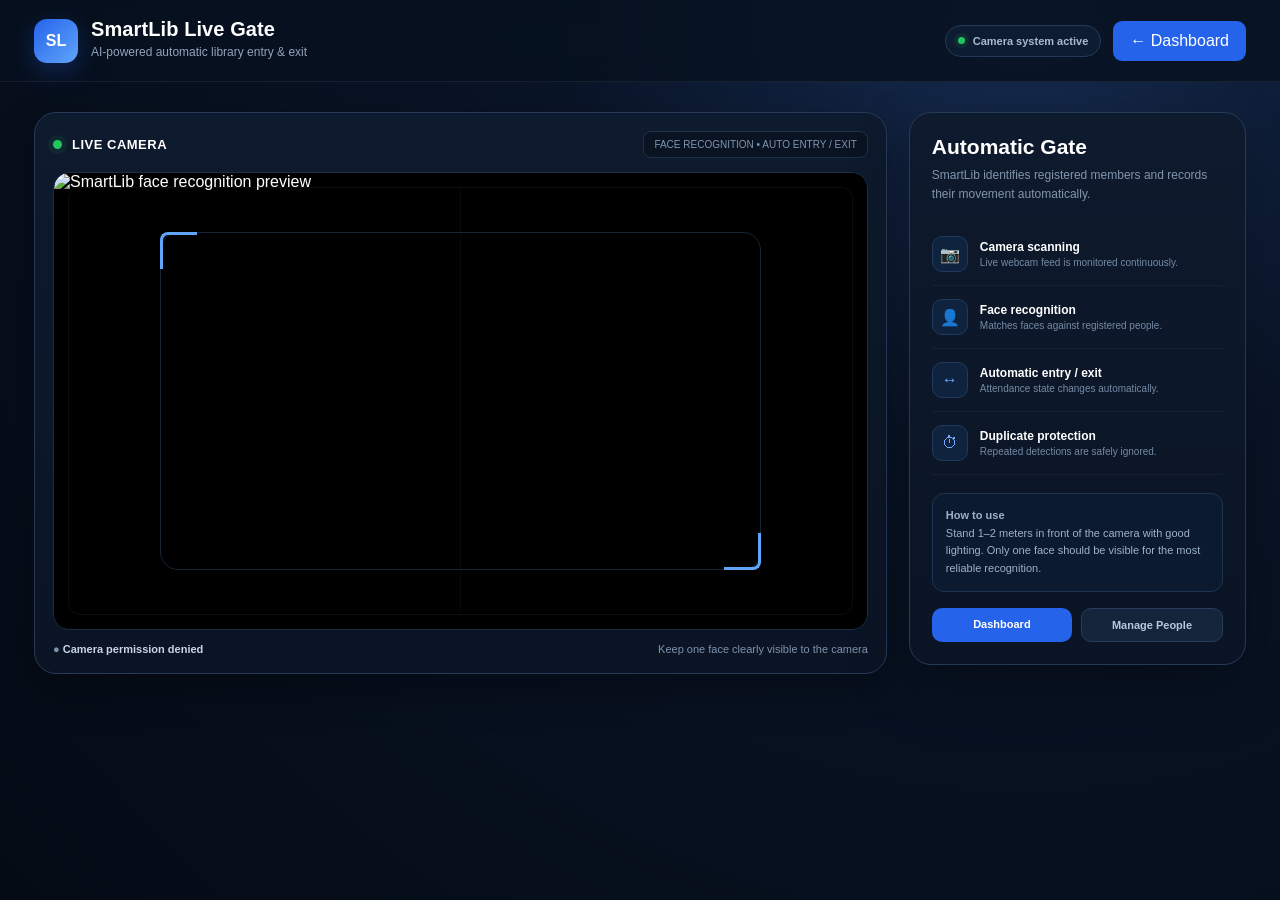
<file: templates/gate.html>
<!DOCTYPE html>
<html lang="en">
<head>
<meta charset="UTF-8">
<meta name="viewport" content="width=device-width,initial-scale=1">
<title>SmartLib • Live Gate</title>
<link rel="stylesheet" href="/static/css/style.css">
</head>
<body class="gate-page">
<header>
  <div class="gate-brand">
    <div class="gate-logo">SL</div>
    <div><h1>SmartLib Live Gate</h1><p>AI-powered automatic library entry & exit</p></div>
  </div>
  <div class="gate-header-right">
    <div class="gate-status"><i></i> Camera system active</div>
    <a href="/" class="gate-btn">← Dashboard</a>
  </div>
</header>
<main>
  <div class="gate-layout">
    <section class="camera-card">
      <div class="camera-toolbar">
        <div class="camera-title"><i></i> LIVE CAMERA</div>
        <div class="camera-meta">FACE RECOGNITION • AUTO ENTRY / EXIT</div>
      </div>
      <div class="camera-frame">
        <video id="cameraVideo" autoplay playsinline muted></video>
        <img id="processedFrame" alt="SmartLib face recognition preview">
        <div class="scan-corners"></div>
      </div>
      <div class="camera-bottom">
        <span>● <strong id="scanStatus">Starting camera...</strong></span>
        <span>Keep one face clearly visible to the camera</span>
      </div>
    </section>

    <aside class="info-card">
      <h2>Automatic Gate</h2>
      <p class="info-sub">SmartLib identifies registered members and records their movement automatically.</p>

      <div class="gate-feature"><span class="ficon">📷</span><div><b>Camera scanning</b><small>Live webcam feed is monitored continuously.</small></div></div>
      <div class="gate-feature"><span class="ficon">👤</span><div><b>Face recognition</b><small>Matches faces against registered people.</small></div></div>
      <div class="gate-feature"><span class="ficon">↔</span><div><b>Automatic entry / exit</b><small>Attendance state changes automatically.</small></div></div>
      <div class="gate-feature"><span class="ficon">⏱</span><div><b>Duplicate protection</b><small>Repeated detections are safely ignored.</small></div></div>

      <div class="gate-note"><b>How to use</b><br>Stand 1–2 meters in front of the camera with good lighting. Only one face should be visible for the most reliable recognition.</div>
      <div class="gate-actions"><a class="gate-primary" href="/">Dashboard</a><a class="gate-secondary" href="/">Manage People</a></div>
    </aside>
  </div>
</main>
<script>
const video = document.getElementById('cameraVideo');
const processed = document.getElementById('processedFrame');
const scanStatus = document.getElementById('scanStatus');
const canvas = document.createElement('canvas');
const ctx = canvas.getContext('2d');
let stream = null;
let busy = false;

async function startCamera() {
  try {
    stream = await navigator.mediaDevices.getUserMedia({
      video: { width: { ideal: 960 }, height: { ideal: 540 }, facingMode: "user" },
      audio: false
    });
    video.srcObject = stream;
    scanStatus.textContent = "Scanning continuously";
    requestAnimationFrame(scanLoop);
  } catch (err) {
    scanStatus.textContent = "Camera permission denied";
    console.error(err);
  }
}

async function scanLoop() {
  if (!busy && video.readyState >= 2 && video.videoWidth) {
    busy = true;
    canvas.width = video.videoWidth;
    canvas.height = video.videoHeight;
    ctx.drawImage(video, 0, 0, canvas.width, canvas.height);
    canvas.toBlob(async blob => {
      try {
        const form = new FormData();
        form.append("frame", blob, "frame.jpg");
        const res = await fetch("/api/frame", { method: "POST", body: form });
        const data = await res.json();
        if (data.image) {
          processed.src = "data:image/jpeg;base64," + data.image;
        }
        scanStatus.textContent = data.status || "Scanning continuously";
      } catch (e) {
        console.error(e);
      } finally {
        busy = false;
      }
    }, "image/jpeg", 0.78);
  }
  setTimeout(() => requestAnimationFrame(scanLoop), 350);
}
startCamera();
</script>
</body>
</html>
</file>
<file: static/css/style.css>
*{box-sizing:border-box}body{margin:0;font-family:Inter,Segoe UI,Arial,sans-serif;background:#f5f7fb;color:#172033}button,a,input,select{font:inherit}.topbar{height:78px;background:#111827;color:white;padding:0 28px;display:flex;align-items:center;justify-content:space-between;border-bottom:1px solid #202b3e}.brand{display:flex;gap:12px;align-items:center}.logo{width:42px;height:42px;border-radius:12px;background:#2563eb;display:grid;place-items:center;font-weight:800}.brand h1{margin:0;font-size:21px}.brand p{margin:2px 0;color:#9aa8bd;font-size:12px}.top-actions{display:flex;gap:18px;align-items:center}.system{font-size:13px;color:#b8c3d3}.system i,.live-pill i{display:inline-block;width:7px;height:7px;background:#22c55e;border-radius:50%;margin-right:7px}.primary,.secondary,.ghost,.side{border:0;border-radius:10px;padding:11px 15px;cursor:pointer;text-decoration:none}.primary{background:#2563eb;color:#fff}.secondary{background:#e8eef8;color:#172033}.ghost{background:#fff;border:1px solid #dbe2ec;color:#46546a}.app-shell{display:flex;min-height:calc(100vh - 78px)}.sidebar{width:230px;background:#fff;border-right:1px solid #e3e8f0;padding:22px 14px;display:flex;flex-direction:column;gap:6px}.side{background:transparent;color:#596579;text-align:left;font-weight:600}.side:hover,.side.active{background:#edf3ff;color:#2563eb}.side span{margin-left:9px}.side-note{margin:35px 7px 0;padding:15px;background:#f4f7fb;border-radius:12px}.side-note b,.side-note small{display:block}.side-note small{color:#7a8799;line-height:1.5;margin-top:5px}main{max-width:1450px;width:100%;padding:32px}.page-head{display:flex;justify-content:space-between;align-items:center;margin-bottom:24px}.page-head h2{font-size:28px;margin:5px 0}.page-head p{margin:0;color:#7a8799}.eyebrow{font-size:11px;font-weight:800;letter-spacing:1.3px;color:#2563eb}.stat-grid{display:grid;grid-template-columns:repeat(5,1fr);gap:15px}.stat{background:#fff;border:1px solid #e2e7ef;border-radius:15px;padding:19px;position:relative;box-shadow:0 8px 25px #1b2b4307}.stat small{display:block;color:#7b8797;font-size:10px;font-weight:800;letter-spacing:.8px;margin-top:14px}.stat b{font-size:30px;display:block;margin:4px 0}.stat em{font-style:normal;color:#9aa5b5;font-size:11px}.icon{position:absolute;right:17px;top:16px;width:34px;height:34px;border-radius:10px;display:grid;place-items:center}.blue{background:#eaf2ff;color:#2563eb}.green{background:#eafaf0;color:#16a34a}.purple{background:#f2ecff;color:#7c3aed}.orange{background:#fff3e6;color:#ea580c}.red{background:#fff0f0;color:#dc2626}.quick-grid{display:grid;grid-template-columns:2fr 1fr;gap:15px;margin-top:18px}.hero-panel,.quick-panel,.panel{background:#fff;border:1px solid #e2e7ef;border-radius:15px;padding:22px;box-shadow:0 8px 25px #1b2b4307}.hero-panel{background:linear-gradient(110deg,#101b32,#182a4d);color:#fff;display:flex;justify-content:space-between;align-items:center;min-height:205px}.hero-panel h3{font-size:23px;margin:14px 0 7px}.hero-panel p{color:#b9c7db;max-width:580px;line-height:1.5}.hero-art{font-size:95px;opacity:.85;padding:20px}.hero-art span{font-size:13px;display:block;text-align:center;color:#93c5fd}.live-pill{font-size:10px;background:#233756;padding:6px 9px;border-radius:20px}.quick-panel h3{margin-top:0}.quick-panel button{display:block;width:100%;margin:10px 0;background:#f3f6fa;color:#334155;text-align:left}.analytics-grid{display:grid;grid-template-columns:2fr 1fr;gap:15px;margin-top:18px}.panel{margin-top:18px}.analytics-grid .panel{margin-top:0}.panel-head{display:flex;align-items:center;justify-content:space-between}.panel-head h3{margin:0}.panel-head span{font-size:10px;color:#9aa5b5}.text-btn{background:none;border:0;color:#2563eb;cursor:pointer}.bar-chart{height:180px;display:flex;align-items:end;gap:12px;padding:20px 10px 0}.bar-col{height:100%;flex:1;display:flex;flex-direction:column;justify-content:end;align-items:center}.bars{height:145px;width:70%;display:flex;gap:4px;align-items:end}.bars i{display:block;flex:1;min-height:2px;background:#2563eb;border-radius:5px 5px 0 0}.bars .exitbar{background:#a78bfa}.bar-col small{margin-top:8px;color:#8995a6;font-size:10px}.role-list{padding-top:14px}.role-row{margin:14px 0}.role-row>span{font-size:13px}.role-row>b{float:right}.role-row>div{clear:both;height:7px;background:#edf1f6;border-radius:10px;margin-top:7px}.role-row i{display:block;height:100%;background:#2563eb;border-radius:10px}.activity-row{display:flex;align-items:center;gap:12px;padding:13px 0;border-bottom:1px solid #edf0f4}.activity-row:last-child{border-bottom:0}.avatar{width:34px;height:34px;border-radius:50%;background:#eaf2ff;color:#2563eb;display:grid;place-items:center;font-weight:800}.activity-row div{flex:1}.activity-row small{display:block;color:#929dae;margin-top:3px}.action{font-size:10px;font-weight:800;border-radius:20px;padding:6px 9px}.action.entry{background:#e8f8ee;color:#159447}.action.exit{background:#fff0e6;color:#d86a16}.hidden{display:none!important}.register-grid{display:grid;grid-template-columns:2fr 1fr;gap:18px}.registration-form{margin-top:0}.form-grid{display:grid;grid-template-columns:1fr 1fr;gap:13px}.form-grid label{font-size:12px;font-weight:700;color:#536174}.form-grid input,.form-grid select,.item-form input{display:block;width:100%;padding:12px;margin-top:6px;border:1px solid #d5dce6;border-radius:9px;outline:none}.enroll-box{margin-top:18px;padding:16px;background:#f7f9fc;border:1px dashed #cfd8e5;border-radius:12px}.enroll-title{display:flex;justify-content:space-between;margin-bottom:10px}.enroll-title span{font-size:12px;color:#718096}.camera-enroll{height:280px;background:#101827;border-radius:11px;overflow:hidden;position:relative;display:grid;place-items:center}.camera-enroll video{width:100%;height:100%;object-fit:cover}.camera-overlay{position:absolute;inset:20%;border:2px dashed #60a5fa;border-radius:50%;display:grid;place-items:end center;color:#fff;padding-bottom:12px;text-align:center}.capture-actions{display:flex;gap:8px;margin:10px 0}.upload-btn{display:inline-block;background:#eaf2ff;color:#2563eb;padding:10px 13px;border-radius:9px;cursor:pointer;font-weight:700;font-size:13px}.upload-btn input{display:none}.preview-grid{display:flex;gap:8px;flex-wrap:wrap;margin-top:12px}.thumb{width:78px;height:78px;position:relative;border-radius:8px;overflow:hidden;background:#ddd}.thumb img{width:100%;height:100%;object-fit:cover}.thumb button{position:absolute;right:3px;top:3px;border:0;background:#111c;color:#fff;border-radius:50%;width:20px;height:20px;cursor:pointer}.thumb small{position:absolute;bottom:0;left:0;right:0;background:#111b;color:#fff;font-size:8px;padding:2px;text-align:center}.hint{font-size:11px;color:#7b8797}.consent{display:block;margin:16px 0;font-size:12px;color:#667386}.submit{width:100%}.msg{margin-top:10px;color:#4d5b70;font-size:13px}.tips{margin-top:0;height:max-content}.tips h3{margin-top:0}.tips div{padding:16px 0;border-bottom:1px solid #edf0f4}.tips div:last-child{border:0}.tips small{display:block;color:#8995a6;margin:4px 0 0 27px}.table-wrap{overflow:auto}.table-wrap table{width:100%;border-collapse:collapse}.table-wrap th{font-size:10px;color:#8793a4;letter-spacing:.7px;background:#f8fafc}.table-wrap th,.table-wrap td{padding:14px;text-align:left;border-bottom:1px solid #edf0f4;white-space:nowrap}.tag{background:#eef3f8;padding:5px 8px;border-radius:8px;font-size:10px;font-weight:700}.danger{background:#fff0f0;color:#c62828}.empty{text-align:center;color:#94a0b0;padding:28px!important}.item-form{display:flex;gap:10px;align-items:center;margin-top:0}.item-form input{margin:0;max-width:330px}.item-form span{font-size:12px;color:#667386}@media(max-width:1050px){.stat-grid{grid-template-columns:repeat(3,1fr)}.quick-grid,.analytics-grid,.register-grid{grid-template-columns:1fr}}@media(max-width:750px){.sidebar{width:62px;padding:14px 7px}.side span,.side-note{display:none}main{padding:20px}.topbar{padding:0 15px}.top-actions .system{display:none}.stat-grid{grid-template-columns:1fr 1fr}.form-grid{grid-template-columns:1fr}.hero-art{display:none}.item-form{flex-direction:column;align-items:stretch}.item-form input{max-width:none}}

/* Live Gate */
.gate-page{background:#07101f;color:#fff;min-height:100vh}.gate-page header{display:flex;justify-content:space-between;align-items:center;padding:22px 28px}.gate-page header h1{margin:0}.gate-page header p{margin:4px 0;color:#9fb0c7}.gate-page main{max-width:1450px;margin:auto;padding:0 28px 30px}.gate-layout{display:grid;grid-template-columns:2fr 1fr;gap:20px}.camera-card,.info-card{background:#101827;border:1px solid #26344a;border-radius:18px;padding:18px}.camera-card img{display:block;width:100%;border-radius:12px;background:#000;min-height:420px;object-fit:contain}.live{font-size:11px;font-weight:800;letter-spacing:1px;margin-bottom:12px}.live span{display:inline-block;width:8px;height:8px;background:#22c55e;border-radius:50%;margin-right:7px}.feature{padding:14px 0;border-bottom:1px solid #26344a}.note{margin-top:20px;color:#9fb0c7;line-height:1.6;font-size:13px}.gate-btn{display:inline-block;text-decoration:none;background:#2563eb;color:#fff;border-radius:9px;padding:11px 17px}.gate-page .camera-card{box-shadow:0 15px 40px #0005}
@media(max-width:800px){.gate-layout{grid-template-columns:1fr}.gate-page main{padding:0 15px 25px}.gate-page header{padding:18px 15px}.camera-card img{min-height:300px}}

/* ===== Premium dashboard polish ===== */
.quick-panel{padding:24px;position:relative;overflow:hidden}
.quick-panel:before{content:"";position:absolute;right:-45px;top:-45px;width:130px;height:130px;border-radius:50%;background:#eef4ff;pointer-events:none}
.quick-panel h3{position:relative;font-size:18px;margin:0 0 18px;color:#16233a}
.quick-panel button{position:relative;display:flex;align-items:center;gap:12px;width:100%;height:46px;margin:10px 0;padding:0 14px;background:#f8fafc;border:1px solid #e3e8f0;border-radius:11px;color:#334155;text-align:left;font-weight:650;cursor:pointer;transition:all .2s ease;box-shadow:0 2px 6px #17203308}
.quick-panel button:before{content:"";width:28px;height:28px;display:grid;place-items:center;border-radius:8px;background:#eaf2ff;color:#2563eb;font-size:16px;flex:0 0 28px}
.quick-panel button:nth-of-type(1):before{content:"+"}
.quick-panel button:nth-of-type(2):before{content:"♙"}
.quick-panel button:nth-of-type(3):before{content:"◷"}
.quick-panel button:hover{transform:translateY(-2px);background:#fff;border-color:#bfd2f7;color:#1d4ed8;box-shadow:0 8px 18px #2563eb12}
.hero-panel{position:relative;overflow:hidden;border:1px solid #253b61;box-shadow:0 15px 35px #0b16301f}
.hero-panel:after{content:"";position:absolute;right:-90px;bottom:-120px;width:310px;height:310px;border-radius:50%;border:55px solid #ffffff0b;pointer-events:none}
.hero-art{width:170px;height:170px;border-radius:30px;background:#ffffff0a;border:1px solid #ffffff12;display:grid;place-items:center;font-size:82px;line-height:1;position:relative;z-index:1}
.hero-art span{font-size:11px;margin-top:-20px;letter-spacing:2px}
.stat{transition:transform .2s ease,box-shadow .2s ease}.stat:hover{transform:translateY(-3px);box-shadow:0 14px 30px #1b2b4310}

/* ===== Premium Live Gate ===== */
.gate-page{background:radial-gradient(circle at 80% 0%,#162b50 0,#091426 35%,#050b15 100%);color:#fff}
.gate-page header{min-height:82px;padding:18px 34px;border-bottom:1px solid #ffffff10;background:#07111fcc;backdrop-filter:blur(14px);position:sticky;top:0;z-index:10}
.gate-brand{display:flex;align-items:center;gap:13px}
.gate-logo{width:44px;height:44px;border-radius:13px;display:grid;place-items:center;background:linear-gradient(135deg,#2563eb,#60a5fa);font-weight:900;box-shadow:0 8px 25px #2563eb45}
.gate-page header h1{font-size:20px;letter-spacing:.1px}.gate-page header p{font-size:12px;color:#91a4bd}
.gate-header-right{display:flex;align-items:center;gap:12px}
.gate-status{display:flex;align-items:center;gap:8px;padding:9px 12px;border-radius:999px;background:#0d1c31;border:1px solid #243957;color:#a9bbd1;font-size:11px;font-weight:700}
.gate-status i{width:7px;height:7px;background:#22c55e;border-radius:50%;box-shadow:0 0 0 4px #22c55e18}
.gate-page main{max-width:1480px;padding:30px 34px 45px}
.gate-layout{display:grid;grid-template-columns:minmax(0,2.15fr) minmax(300px,.85fr);gap:22px;align-items:start}
.camera-card,.info-card{background:linear-gradient(180deg,#0e1a2d,#0a1424);border:1px solid #263a58;border-radius:22px;padding:18px;box-shadow:0 24px 60px #00000045}
.camera-card{overflow:hidden}
.camera-toolbar{display:flex;justify-content:space-between;align-items:center;margin-bottom:14px}
.camera-title{display:flex;align-items:center;gap:10px;font-weight:800;font-size:13px;letter-spacing:.5px}.camera-title i{width:9px;height:9px;border-radius:50%;background:#22c55e;box-shadow:0 0 0 5px #22c55e14}
.camera-meta{font-size:10px;color:#8195af;background:#091321;border:1px solid #20314b;padding:7px 10px;border-radius:8px}
.camera-frame{position:relative;aspect-ratio:16/9;min-height:0;border-radius:16px;overflow:hidden;background:#02060b;border:1px solid #1c2d45;display:flex;align-items:center;justify-content:center}
.camera-frame:before{content:"";position:absolute;inset:14px;border:1px solid #ffffff0d;border-radius:12px;pointer-events:none;z-index:1}
.camera-frame:after{content:"";position:absolute;left:50%;top:14px;bottom:14px;width:1px;background:#ffffff08;box-shadow:0 0 0 9999px #00000000;pointer-events:none;z-index:1}
.camera-card img{display:block;width:100%;height:100%;min-height:0;object-fit:cover;border-radius:15px;background:#000}
.scan-corners{position:absolute;inset:13%;border-radius:18px;border:1px solid #60a5fa38;pointer-events:none;z-index:2}
.scan-corners:before,.scan-corners:after{content:"";position:absolute;width:34px;height:34px;border-color:#60a5fa;border-style:solid}
.scan-corners:before{left:-1px;top:-1px;border-width:3px 0 0 3px;border-radius:8px 0 0 0}.scan-corners:after{right:-1px;bottom:-1px;border-width:0 3px 3px 0;border-radius:0 0 8px 0}
.camera-bottom{display:flex;justify-content:space-between;gap:12px;margin-top:13px;font-size:11px;color:#7f93ad}.camera-bottom strong{color:#c9d6e7}
.info-card{padding:22px}.info-card h2{margin:0;font-size:21px}.info-sub{color:#8295ad;font-size:12px;line-height:1.55;margin:7px 0 20px}
.gate-feature{display:flex;align-items:center;gap:12px;padding:13px 0;border-bottom:1px solid #ffffff0b}.gate-feature:last-of-type{border-bottom:0}.gate-feature .ficon{width:36px;height:36px;display:grid;place-items:center;border-radius:10px;background:#10233e;color:#72a8ff;border:1px solid #203a5e}.gate-feature b{display:block;font-size:12px}.gate-feature small{display:block;color:#758aa5;margin-top:3px;font-size:10px}
.gate-note{margin-top:18px;padding:13px;border-radius:12px;background:#0b1a2e;border:1px solid #1d3553;color:#9eb2cb;font-size:11px;line-height:1.6}
.gate-actions{display:flex;gap:9px;margin-top:16px}.gate-actions a{flex:1;text-align:center;text-decoration:none;padding:10px;border-radius:10px;font-size:11px;font-weight:700}.gate-primary{background:#2563eb;color:#fff}.gate-secondary{background:#14243a;color:#b8c9df;border:1px solid #263d5b}
@media(max-width:900px){.gate-page header{padding:16px 18px}.gate-page main{padding:20px 18px 35px}.gate-layout{grid-template-columns:1fr}.gate-header-right .gate-status{display:none}}
@media(max-width:600px){.gate-page header{align-items:flex-start}.gate-page header p{display:none}.gate-logo{width:38px;height:38px}.gate-page header h1{font-size:17px}.gate-btn{padding:9px 12px;font-size:11px}.camera-frame{aspect-ratio:4/3}.camera-bottom{flex-direction:column;gap:5px}}

#cameraVideo, #processedFrame { width:100%; height:100%; object-fit:cover; display:block; }
#processedFrame { position:absolute; inset:0; }
</file>
